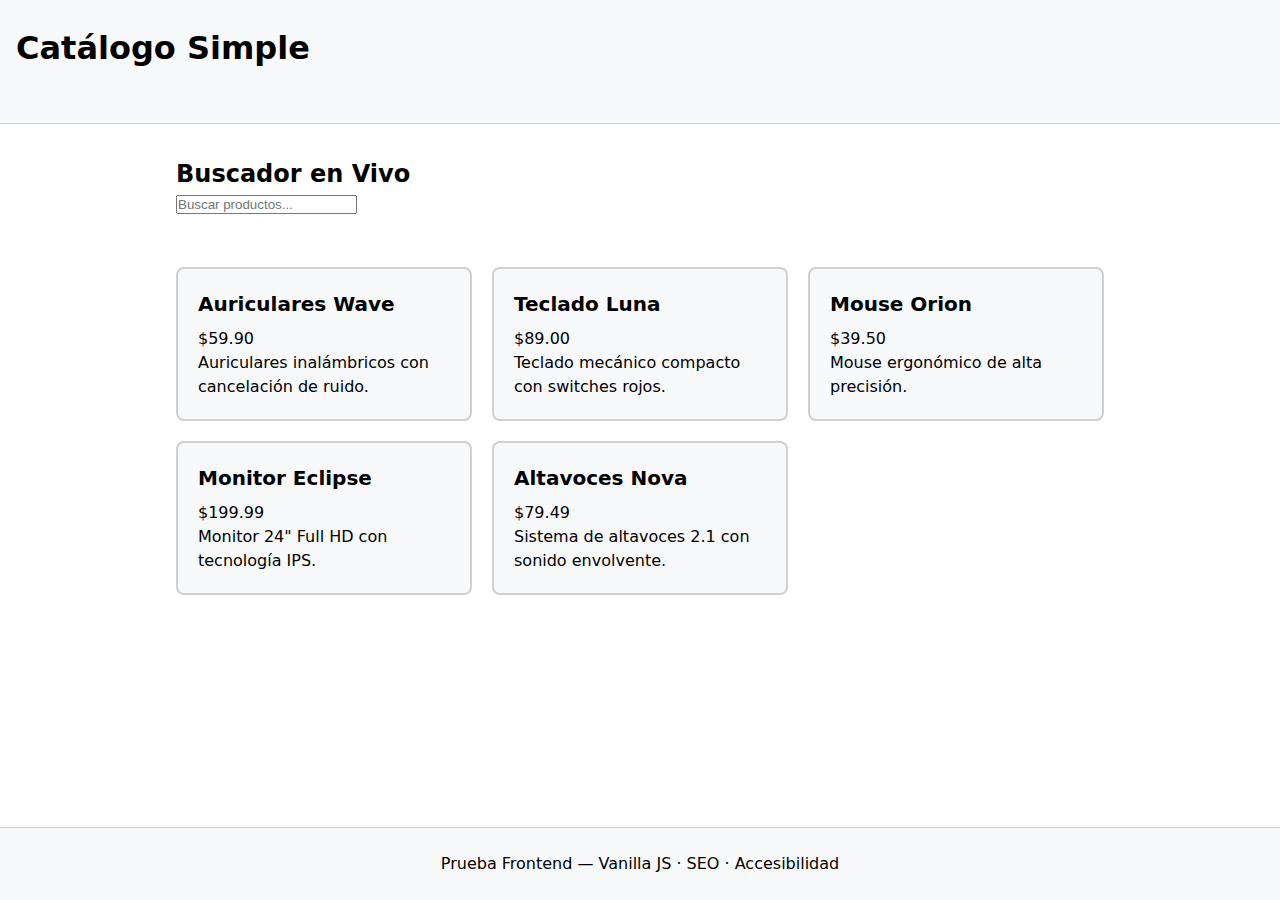
<file: index.html>
<!DOCTYPE html>
<html lang="es">
<head>
  <meta charset="utf-8">
  <meta name="viewport" content="width=device-width,initial-scale=1">

  <title>Catálogo Simple | Prueba Frontend</title>

  <!-- SEO -->
  <meta name="description" content="Catálogo de productos electrónicos con buscador en vivo.">
  <!-- Usa una URL ABSOLUTA; cambia example.com por tu dominio si lo subes -->
  <link rel="canonical" href="https://example.com/catalogo-simple">
  <meta name="robots" content="index,follow">

  <!-- Open Graph -->
  <meta property="og:title" content="Catálogo Simple | Prueba Frontend">
  <meta property="og:description" content="Catálogo con buscador en vivo, accesible y responsive.">
  <meta property="og:type" content="website">
  <meta property="og:image" content="https://example.com/og-image.png">
  <meta property="og:url" content="https://example.com/catalogo-simple">

  <!-- Twitter Card -->
  <meta name="twitter:card" content="summary_large_image">
  <meta name="twitter:title" content="Catálogo Simple | Prueba Frontend">
  <meta name="twitter:description" content="Catálogo con buscador en vivo, accesible y responsive.">
  <meta name="twitter:image" content="https://example.com/og-image.png">

  <!-- CSS: link normal para evitar FOUC y layout shifts -->
  <link rel="stylesheet" href="style.css">
</head>

<body>
  <!-- Accesibilidad: saltar directamente al contenido -->
  <a href="#main" class="skip-link">Saltar al contenido</a>

  <header>
    <h1>Catálogo Simple</h1>
    <div id="status-top" aria-live="polite"></div>
  </header>

  <main id="main" tabindex="-1">
    <section aria-labelledby="search-title">
      <h2 id="search-title">Buscador en Vivo</h2>

      <div class="search-container">
        <label for="search-input" class="sr-only">
          Buscar productos por nombre o descripción
        </label>

        <input
          id="search-input"
          type="search"
          placeholder="Buscar productos..."
          aria-describedby="search-status"
          autocomplete="off"
        >

        <div id="search-status" aria-live="polite"></div>
      </div>

      <!-- Productos ya presentes en el DOM -->
      <div id="products-container" class="products-grid">
        <article class="product-card" data-price="59.9">
          <h3>Auriculares Wave</h3>
          <p class="product-price">$59.90</p>
          <p>Auriculares inalámbricos con cancelación de ruido.</p>
        </article>

        <article class="product-card" data-price="89">
          <h3>Teclado Luna</h3>
          <p class="product-price">$89.00</p>
          <p>Teclado mecánico compacto con switches rojos.</p>
        </article>

        <article class="product-card" data-price="39.5">
          <h3>Mouse Orion</h3>
          <p class="product-price">$39.50</p>
          <p>Mouse ergonómico de alta precisión.</p>
        </article>

        <article class="product-card" data-price="199.99">
          <h3>Monitor Eclipse</h3>
          <p class="product-price">$199.99</p>
          <p>Monitor 24" Full HD con tecnología IPS.</p>
        </article>

        <article class="product-card" data-price="79.49">
          <h3>Altavoces Nova</h3>
          <p class="product-price">$79.49</p>
          <p>Sistema de altavoces 2.1 con sonido envolvente.</p>
        </article>

        <!-- Estado vacío accesible -->
        <div id="empty-state" class="empty-state" hidden>
          <h3>No se encontraron productos</h3>
          <p>Intenta con otros términos de búsqueda.</p>
        </div>
      </div>
    </section>
  </main>

  <footer>
    <p>Prueba Frontend — Vanilla JS · SEO · Accesibilidad</p>
  </footer>

  <!-- JS defer para no bloquear el render -->
  <script src="script.js" defer></script>
</body>
</html>
</file>
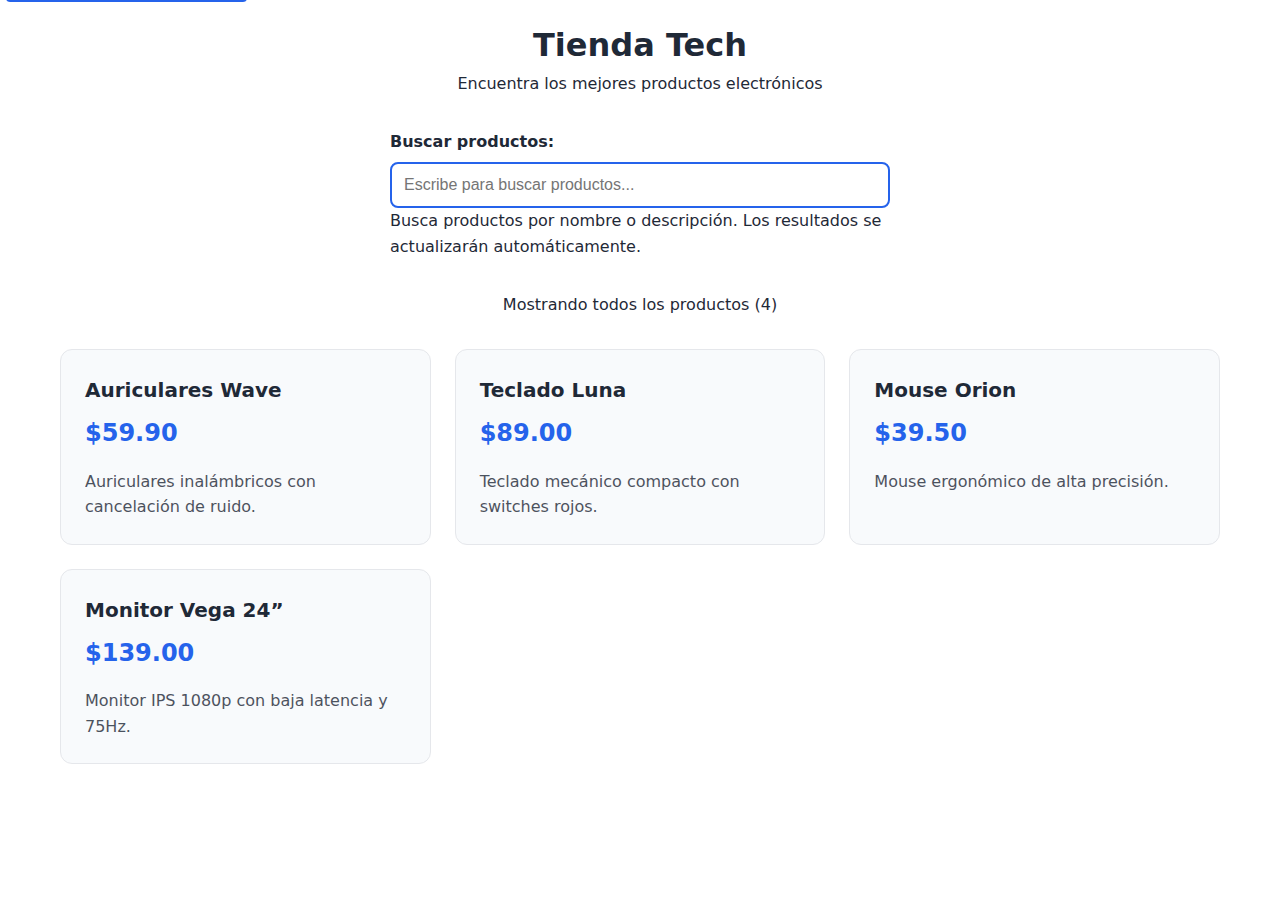
<file: index2.html>
<!DOCTYPE html>
<html lang="es">
<head>
    <meta charset="UTF-8">
    <meta name="viewport" content="width=device-width, initial-scale=1.0">
    
    <!-- Metaetiquetas SEO Básicas -->
    <title>Tienda Tech - Productos Electrónicos</title>
    <meta name="description" content="Encuentra los mejores productos electrónicos: auriculares, teclados, mouse y monitores al mejor precio">
    <link rel="canonical" href="https://tienda-tech.com/productos">
    <meta name="robots" content="index, follow">
    
    <!-- Open Graph -->
    <meta property="og:title" content="Tienda Tech - Productos Electrónicos">
    <meta property="og:description" content="Productos electrónicos de calidad: auriculares, teclados y más">
    <meta property="og:type" content="website">
    <meta property="og:image" content="https://tienda-tech.com/og-image.jpg">
    <meta property="og:url" content="https://tienda-tech.com/productos">
    
    <!-- Twitter Card -->
    <meta name="twitter:card" content="summary_large_image">
    <meta name="twitter:title" content="Tienda Tech - Productos Electrónicos">
    <meta name="twitter:description" content="Productos electrónicos de calidad">
    <meta name="twitter:image" content="https://tienda-tech.com/twitter-image.jpg">
    
    <!-- JSON-LD Structured Data -->
    <script type="application/ld+json">
    {
        "@context": "https://schema.org",
        "@type": "ItemList",
        "name": "Productos Electrónicos",
        "description": "Lista de productos electrónicos disponibles",
        "url": "https://tienda-tech.com/productos",
        "numberOfItems": 4,
        "itemListElement": [
            {
                "@type": "ListItem",
                "position": 1,
                "item": {
                    "@type": "Product",
                    "name": "Auriculares Wave",
                    "description": "Auriculares inalámbricos con cancelación de ruido",
                    "offers": {
                        "@type": "Offer",
                        "price": "59.90",
                        "priceCurrency": "USD"
                    }
                }
            },
            {
                "@type": "ListItem",
                "position": 2,
                "item": {
                    "@type": "Product",
                    "name": "Teclado Luna",
                    "description": "Teclado mecánico compacto con switches rojos",
                    "offers": {
                        "@type": "Offer",
                        "price": "89.00",
                        "priceCurrency": "USD"
                    }
                }
            },
            {
                "@type": "ListItem",
                "position": 3,
                "item": {
                    "@type": "Product",
                    "name": "Mouse Orion",
                    "description": "Mouse ergonómico de alta precisión",
                    "offers": {
                        "@type": "Offer",
                        "price": "39.50",
                        "priceCurrency": "USD"
                    }
                }
            }
        ]
    }
    </script>
    
    <style>
        :root {
            --primary-color: #2563eb;
            --text-color: #1f2937;
            --bg-color: #ffffff;
            --card-bg: #f8fafc;
            --border-color: #e5e7eb;
        }

        @media (prefers-color-scheme: dark) {
            :root {
                --text-color: #f9fafb;
                --bg-color: #111827;
                --card-bg: #1f2937;
                --border-color: #374151;
            }
        }

        * {
            margin: 0;
            padding: 0;
            box-sizing: border-box;
        }

        body {
            font-family: system-ui, -apple-system, sans-serif;
            line-height: 1.6;
            color: var(--text-color);
            background-color: var(--bg-color);
            padding: 20px;
            max-width: 1200px;
            margin: 0 auto;
        }

        .skip-link {
            position: absolute;
            top: -40px;
            left: 6px;
            background: var(--primary-color);
            color: white;
            padding: 8px;
            text-decoration: none;
            border-radius: 4px;
            z-index: 1000;
        }

        .skip-link:focus {
            top: 6px;
        }

        header {
            text-align: center;
            margin-bottom: 2rem;
        }

        .search-container {
            max-width: 500px;
            margin: 0 auto 2rem;
        }

        .search-label {
            display: block;
            margin-bottom: 0.5rem;
            font-weight: 600;
        }

        .search-input {
            width: 100%;
            padding: 12px;
            border: 2px solid var(--border-color);
            border-radius: 8px;
            font-size: 16px;
            background: var(--bg-color);
            color: var(--text-color);
        }

        .search-input:focus {
            outline: none;
            border-color: var(--primary-color);
        }

        .status-message {
            text-align: center;
            margin: 1rem 0;
            min-height: 24px;
        }

        .products-grid {
            display: grid;
            grid-template-columns: repeat(auto-fill, minmax(300px, 1fr));
            gap: 1.5rem;
            margin-top: 2rem;
        }

        .product-card {
            background: var(--card-bg);
            border: 1px solid var(--border-color);
            border-radius: 12px;
            padding: 1.5rem;
            transition: transform 0.2s;
        }

        .product-card:hover {
            transform: translateY(-2px);
        }

        .product-name {
            font-size: 1.25rem;
            font-weight: 700;
            margin-bottom: 0.5rem;
            color: var(--text-color);
        }

        .product-price {
            font-size: 1.5rem;
            font-weight: 700;
            color: var(--primary-color);
            margin-bottom: 1rem;
        }

        .product-description {
            color: var(--text-color);
            opacity: 0.8;
        }

        .no-results {
            text-align: center;
            padding: 3rem;
            grid-column: 1 / -1;
        }

        @media (max-width: 768px) {
            .products-grid {
                grid-template-columns: 1fr;
            }
            
            body {
                padding: 10px;
            }
        }
    </style>
</head>
<body>
    <!-- Enlace para saltar al contenido (accesibilidad) -->
    <a href="#main-content" class="skip-link">Saltar al contenido principal</a>

    <header>
        <h1>Tienda Tech</h1>
        <p>Encuentra los mejores productos electrónicos</p>
    </header>

    <main id="main-content">
        <div class="search-container">
            <label for="search-input" class="search-label">
                Buscar productos:
            </label>
            <input 
                type="text" 
                id="search-input" 
                class="search-input" 
                placeholder="Escribe para buscar productos..."
                aria-describedby="search-help"
            >
            <div id="search-help" class="visually-hidden">
                Busca productos por nombre o descripción. Los resultados se actualizarán automáticamente.
            </div>
        </div>

        <!-- Mensaje de estado accesible -->
        <div 
            id="status-message" 
            class="status-message" 
            aria-live="polite" 
            aria-atomic="true"
        >
            Mostrando todos los productos
        </div>

        <!-- Lista de productos -->
        <div 
            id="products-container" 
            class="products-grid" 
            role="list"
            aria-label="Lista de productos"
        >
            <!-- Los productos se cargan dinámicamente aquí -->
        </div>
    </main>

    <script>
        // Datos de productos
        const productos = [
            {
                id: 1,
                nombre: "Auriculares Wave",
                precio: 59.9,
                descripcion: "Auriculares inalámbricos con cancelación de ruido."
            },
            {
                id: 2,
                nombre: "Teclado Luna",
                precio: 89.0,
                descripcion: "Teclado mecánico compacto con switches rojos."
            },
            {
                id: 3,
                nombre: "Mouse Orion",
                precio: 39.5,
                descripcion: "Mouse ergonómico de alta precisión."
            },
            {
                id: 4,
                nombre: "Monitor Vega 24”",
                precio: 139.0,
                descripcion: "Monitor IPS 1080p con baja latencia y 75Hz."
            }
        ];

        // Referencias a elementos DOM
        const $searchInput = document.getElementById('search-input');
        const $productsContainer = document.getElementById('products-container');
        const $statusMessage = document.getElementById('status-message');

        // Clave para localStorage
        const STORAGE_KEY = 'ultima-busqueda';

        /**
         * Normaliza texto para búsqueda insensible a mayúsculas y acentos
         */
        function normalizarTexto(texto) {
            return texto
                .toLowerCase()
                .normalize('NFD')
                .replace(/[\u0300-\u036f]/g, '');
        }

        /**
         * Renderiza la lista de productos en el DOM
         */
        function renderizarProductos(productos) {
            $productsContainer.innerHTML = '';

            if (productos.length === 0) {
                $productsContainer.innerHTML = `
                    <div class="no-results" role="status">
                        <p>No se encontraron productos que coincidan con tu búsqueda.</p>
                    </div>
                `;
                return;
            }

            const fragment = document.createDocumentFragment();

            productos.forEach(producto => {
                const productCard = document.createElement('article');
                productCard.className = 'product-card';
                productCard.setAttribute('role', 'listitem');
                
                productCard.innerHTML = `
                    <h3 class="product-name">${producto.nombre}</h3>
                    <div class="product-price">$${producto.precio.toFixed(2)}</div>
                    <p class="product-description">${producto.descripcion}</p>
                `;

                fragment.appendChild(productCard);
            });

            $productsContainer.appendChild(fragment);
        }

        /**
         * Filtra productos basado en el término de búsqueda
         */
        function filtrarProductos() {
            const termino = $searchInput.value.trim();
            const terminoNormalizado = normalizarTexto(termino);

            // Guardar en localStorage
            localStorage.setItem(STORAGE_KEY, termino);

            if (!terminoNormalizado) {
                renderizarProductos(productos);
                $statusMessage.textContent = `Mostrando todos los productos (${productos.length})`;
                return;
            }

            const productosFiltrados = productos.filter(producto => {
                const textoBusqueda = normalizarTexto(producto.nombre + ' ' + producto.descripcion);
                return textoBusqueda.includes(terminoNormalizado);
            });

            renderizarProductos(productosFiltrados);
            
            // Actualizar mensaje de estado
            if (productosFiltrados.length === 0) {
                $statusMessage.textContent = `No se encontraron resultados para "${termino}"`;
            } else {
                $statusMessage.textContent = 
                    `Encontrados ${productosFiltrados.length} producto(s) para "${termino}"`;
            }
        }

        /**
         * Inicializa la aplicación
         */
        function inicializar() {
            // Cargar última búsqueda desde localStorage
            const ultimaBusqueda = localStorage.getItem(STORAGE_KEY);
            if (ultimaBusqueda) {
                $searchInput.value = ultimaBusqueda;
            }

            // Renderizar productos iniciales
            renderizarProductos(productos);
            $statusMessage.textContent = `Mostrando todos los productos (${productos.length})`;

            // Configurar event listeners
            $searchInput.addEventListener('input', filtrarProductos);
            
            // Navegación por teclado
            $searchInput.addEventListener('keydown', function(event) {
                if (event.key === 'Escape') {
                    this.value = '';
                    filtrarProductos();
                }
            });

            // Enfocar el input de búsqueda al cargar
            $searchInput.focus();
        }

        // Inicializar la aplicación cuando el DOM esté listo
        document.addEventListener('DOMContentLoaded', inicializar);
    </script>
</body>
</html>
</file>
<file: style.css>
/* Reset mínimo */
*{box-sizing:border-box;margin:0;padding:0}
body{font-family:system-ui,sans-serif;line-height:1.5;min-height:100vh;display:flex;flex-direction:column;background:#fff;color:#000}
.skip-link{position:absolute;left:-10000px;top:auto;width:1px;height:1px;overflow:hidden;background:#b38700;color:#000;padding:12px;font-weight:700;text-decoration:none;border:2px solid #000}
.skip-link:focus{left:16px;top:16px;width:auto;height:auto;overflow:visible}
:focus{outline:3px solid #b38700;outline-offset:2px}

/* Layout principal */
header,footer{padding:24px 16px;background:#f8f9fa;border-bottom:1px solid #d0d0d0}
footer{border-top:1px solid #d0d0d0;border-bottom:none;margin-top:auto;text-align:center}
main{padding:32px 16px;max-width:960px;margin:0 auto;width:100%;flex:1}

/* Búsqueda */
.search-container{max-width:500px;margin-bottom:24px}
#search{width:100%;padding:12px 16px;border:2px solid #d0d0d0;border-radius:8px;background:#fff;color:#000;font-size:1rem;font-family:inherit}
#search:focus{border-color:#0066cc}

/* Estados */
#search-status,#status-top{min-height:1.2em;margin-top:8px;font-weight:500}

/* Grid de productos */
.products-grid{display:grid;grid-template-columns:repeat(auto-fill,minmax(280px,1fr));gap:20px}

/* Tarjetas */
.product-card{background:#f8f9fa;padding:20px;border:2px solid #d0d0d0;border-radius:8px}
.product-card h3{margin:0 0 8px;font-size:1.25rem;font-weight:600}
.price{font-weight:700;color:#0066cc;font-size:1.25rem;margin:0 0 8px}

/* Estado vacío */
.empty-state{text-align:center;padding:40px 20px;color:#000;grid-column:1/-1}
.empty-state h3{margin:0 0 8px;font-size:1.25rem}

/* Screen reader */
.sr-only{position:absolute;width:1px;height:1px;padding:0;margin:-1px;overflow:hidden;clip:rect(0,0,0,0);white-space:nowrap;border:0}

/* Dark mode */
@media (prefers-color-scheme:dark){
body{background:#0a0a0a;color:#fff}
header,footer{background:#1a1a1a;border-color:#404040}
#search{background:#0a0a0a;color:#fff;border-color:#404040}
.product-card{background:#1a1a1a;border-color:#404040}
.empty-state{color:#fff}
}

/* Responsive */
@media (max-width:768px){
.products-grid{grid-template-columns:repeat(auto-fill,minmax(250px,1fr));gap:20px}
main{padding:24px 16px}
header,footer{padding:20px 16px}
}

@media (max-width:640px){
.products-grid{grid-template-columns:1fr}
#search{font-size:16px}
}
</file>
